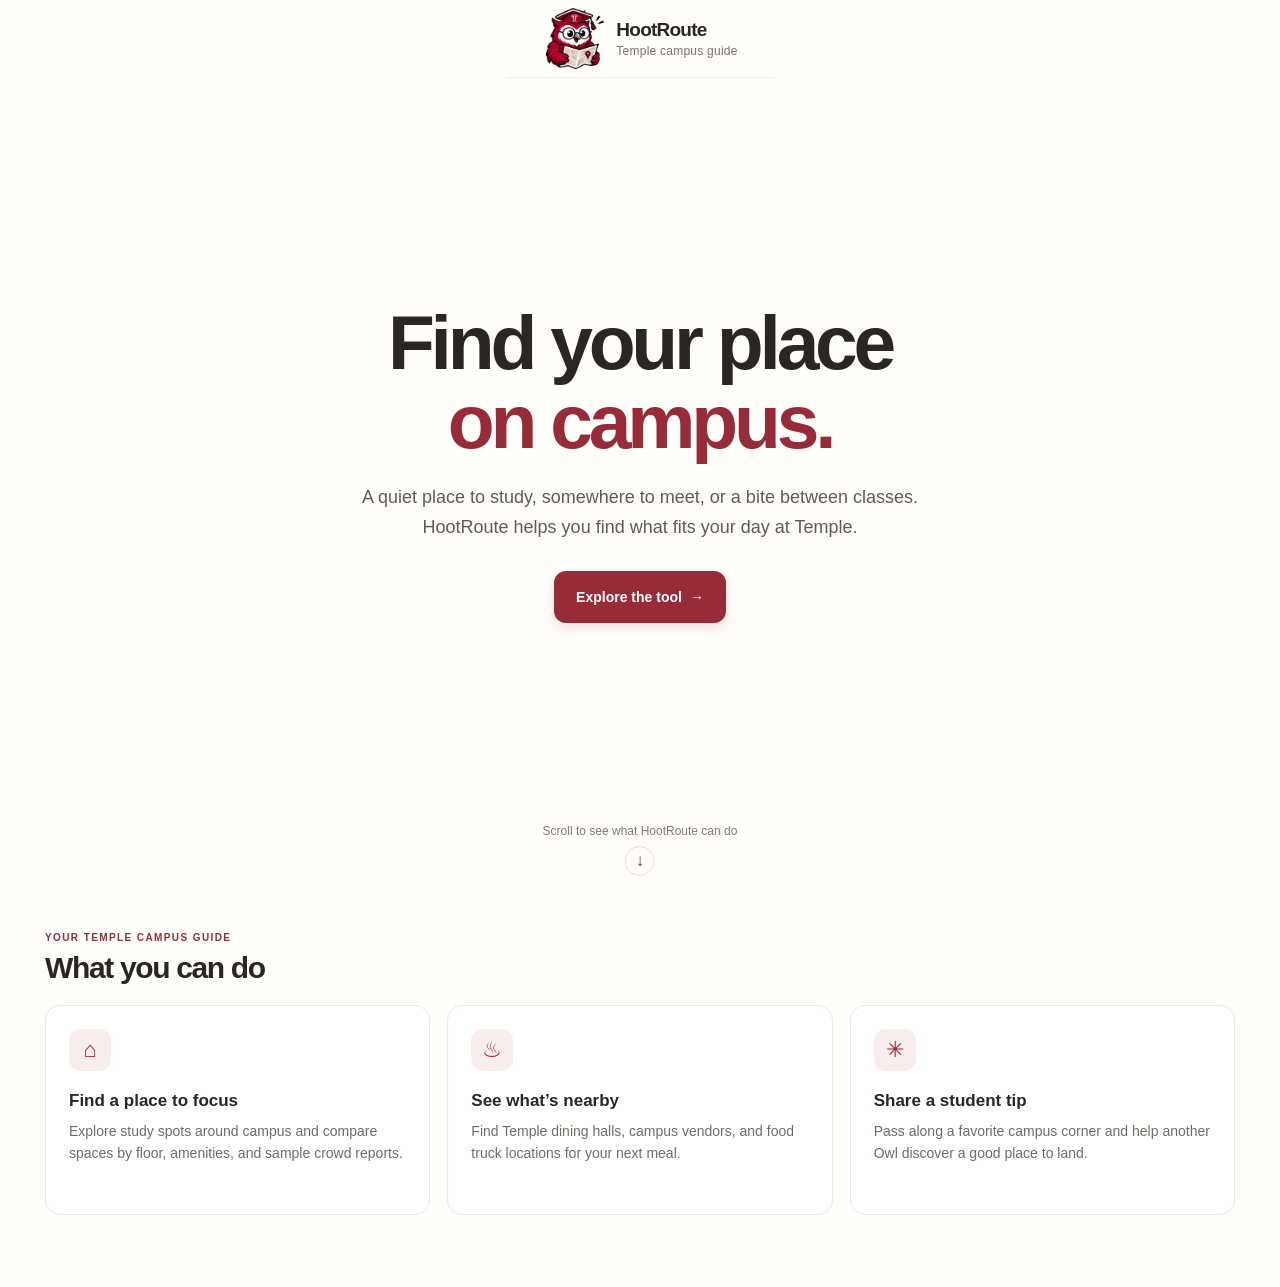
<file: index.html>
<!doctype html>
<html lang="en">
  <head>
    <meta charset="UTF-8" />
    <meta name="viewport" content="width=device-width, initial-scale=1.0" />
    <meta name="theme-color" content="#972c38" />
    <meta name="description" content="Explore study spots, dining, and student recommendations around Temple University with HootRoute." />
    <title>HootRoute — Your Temple campus guide</title>
    <link rel="stylesheet" href="styles.css?v=hootroute-layout" />
  </head>
  <body class="landing-page">
    <header class="site-header landing-header">
      <a class="brand" href="index.html" aria-label="HootRoute home">
        <span class="brand-mark" aria-hidden="true">
          <img src="logo.png" alt="" />
        </span>
        <span class="brand-copy"><strong>HootRoute</strong><small>Temple campus guide</small></span>
      </a>
    </header>

    <main class="landing-shell">
      <section class="landing-hero" aria-labelledby="landing-title">
        <div class="landing-copy">
          <h1 id="landing-title">Find your place<br /><span>on campus.</span></h1>
          <p class="landing-description">A quiet place to study, somewhere to meet, or a bite between classes. HootRoute helps you find what fits your day at Temple.</p>
          <a class="button button-primary landing-cta" href="explore.html">Explore the tool <span aria-hidden="true">→</span></a>
        </div>
        <a class="landing-scroll-cue" href="#what-you-can-do">
          <span>Scroll to see what HootRoute can do</span>
          <span class="landing-scroll-arrow" aria-hidden="true">↓</span>
        </a>
      </section>

      <section class="landing-features" id="what-you-can-do" aria-labelledby="features-title">
        <div class="landing-section-heading">
          <p class="eyebrow">YOUR TEMPLE CAMPUS GUIDE</p>
          <h2 id="features-title">What you can do</h2>
        </div>
        <div class="feature-grid">
          <article class="feature-card">
            <span class="feature-icon" aria-hidden="true">⌂</span>
            <h3>Find a place to focus</h3>
            <p>Explore study spots around campus and compare spaces by floor, amenities, and sample crowd reports.</p>
          </article>
          <article class="feature-card">
            <span class="feature-icon" aria-hidden="true">♨</span>
            <h3>See what’s nearby</h3>
            <p>Find Temple dining halls, campus vendors, and food truck locations for your next meal.</p>
          </article>
          <article class="feature-card">
            <span class="feature-icon" aria-hidden="true">✳</span>
            <h3>Share a student tip</h3>
            <p>Pass along a favorite campus corner and help another Owl discover a good place to land.</p>
          </article>
        </div>
      </section>
    </main>
  </body>
</html>
</file>
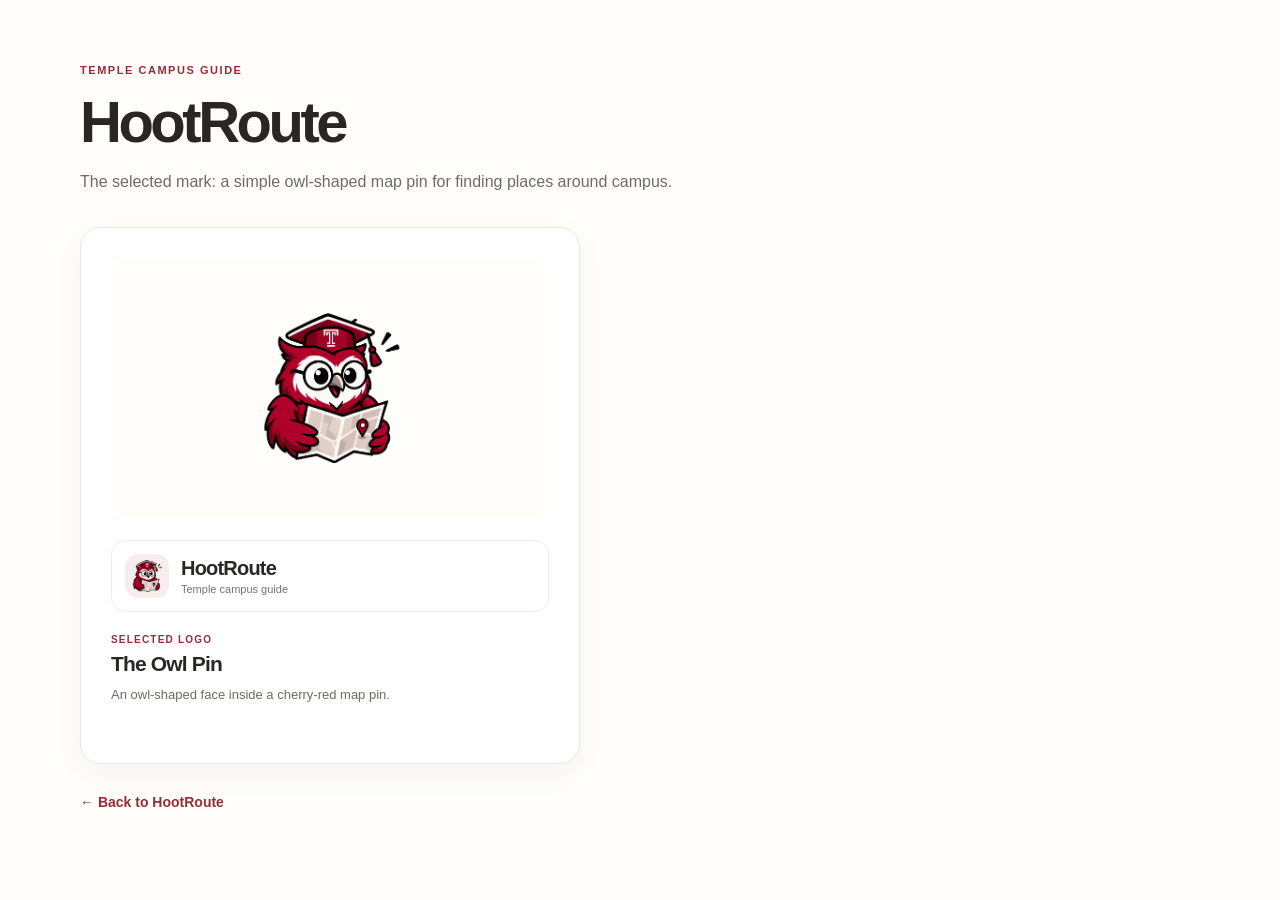
<file: logo-concepts.html>
<!doctype html>
<html lang="en">
  <head>
    <meta charset="UTF-8" />
    <meta name="viewport" content="width=device-width, initial-scale=1.0" />
    <meta name="theme-color" content="#972c38" />
    <title>HootRoute — Logo</title>
    <style>
      :root { color-scheme: light; font-family: "Avenir Next", Avenir, -apple-system, BlinkMacSystemFont, "Segoe UI", sans-serif; color: #292623; background: #fffefa; }
      * { box-sizing: border-box; }
      body { min-width: 320px; margin: 0; }
      main { width: min(1120px, calc(100% - 40px)); margin: 0 auto; padding: 64px 0; }
      a { color: #972c38; }
      .eyebrow { margin: 0 0 12px; color: #972c38; font-size: 11px; font-weight: 800; letter-spacing: .14em; }
      h1 { margin: 0; font-size: clamp(36px, 6vw, 58px); letter-spacing: -.06em; }
      .intro { max-width: 620px; margin: 14px 0 32px; color: #716a63; font-size: 16px; line-height: 1.6; }
      .concepts { max-width: 500px; }
      article { min-width: 0; padding: 30px; border: 1px solid #ece8e4; border-radius: 20px; background: #fff; box-shadow: 0 10px 30px rgba(52, 38, 26, .05); }
      .preview { min-height: 260px; display: grid; place-items: center; margin-bottom: 22px; border-radius: 15px; background: #fffefa; }
      .preview img { width: 150px; height: 150px; }
      .wordmark { display: flex; align-items: center; gap: 12px; padding: 13px; border: 1px solid #f0ece8; border-radius: 14px; }
      .wordmark img { width: 44px; height: 44px; padding: 6px; border-radius: 13px; background: #f8eded; }
      .wordmark strong { font-size: 20px; letter-spacing: -.04em; }
      .wordmark small { display: block; margin-top: 3px; color: #79736e; font-size: 11px; }
      .concept-number { margin: 22px 0 7px; color: #972c38; font-size: 10px; font-weight: 800; letter-spacing: .12em; text-transform: uppercase; }
      h2 { margin: 0; font-size: 21px; letter-spacing: -.04em; }
      article p:last-child { min-height: 48px; margin: 9px 0 0; color: #716a63; font-size: 13px; line-height: 1.55; }
      .back { display: inline-block; margin-top: 30px; font-size: 14px; font-weight: 700; text-decoration: none; }
      @media (max-width: 760px) { main { padding: 38px 0; } .preview { min-height: 190px; } article p:last-child { min-height: 0; } }
    </style>
  </head>
  <body>
    <main>
      <p class="eyebrow">TEMPLE CAMPUS GUIDE</p>
      <h1>HootRoute</h1>
      <p class="intro">The selected mark: a simple owl-shaped map pin for finding places around campus.</p>
      <section class="concepts" aria-label="HootRoute logo">
        <article>
          <div class="preview"><img src="logo.png" alt="Temple owl mascot holding a campus map" /></div>
          <div class="wordmark"><img src="logo.png" alt="" /><div><strong>HootRoute</strong><small>Temple campus guide</small></div></div>
          <p class="concept-number">Selected logo</p>
          <h2>The Owl Pin</h2>
          <p>An owl-shaped face inside a cherry-red map pin.</p>
        </article>
      </section>
      <a class="back" href="index.html">← Back to HootRoute</a>
    </main>
  </body>
</html>
</file>
<file: styles.css>
:root {
  color-scheme: light;
  --temple: #972c38;
  --temple-deep: #76232d;
  --temple-light: #f8e9eb;
  --ink: #292623;
  --muted: #79736e;
  --line: #ece8e4;
  --paper: #fffefa;
  --surface: #fff;
  --soft: #f8f6f3;
  --green: #447457;
  --amber: #b77b25;
  --rose: #ae4d4a;
  --shadow: 0 16px 42px rgba(52, 38, 26, .08);
  font-family: 'Avenir Next', Avenir, -apple-system, BlinkMacSystemFont, 'Segoe UI', sans-serif;
  font-synthesis: none;
  text-rendering: optimizeLegibility;
}

* { box-sizing: border-box; }
html { scroll-behavior: smooth; }
body { margin: 0; background: var(--paper); color: var(--ink); min-width: 320px; }
body.modal-open { overflow: hidden; }
button, input, select, textarea { font: inherit; }
button { color: inherit; }
button:focus-visible, a:focus-visible, input:focus-visible, select:focus-visible, textarea:focus-visible, summary:focus-visible { outline: 3px solid #cf8b8f; outline-offset: 3px; }
.sr-only { position: absolute; width: 1px; height: 1px; padding: 0; margin: -1px; overflow: hidden; clip: rect(0,0,0,0); white-space: nowrap; border: 0; }

.site-header { height: 78px; border-bottom: 1px solid #f0ece8; padding: 0 max(36px, calc((100vw - 1376px) / 2)); display: flex; align-items: center; justify-content: space-between; background: rgba(255,254,250,.92); position: relative; z-index: 5; }
.brand { display: inline-flex; align-items: center; gap: 10px; text-decoration: none; color: var(--ink); }
.brand-mark { display: grid; place-items: center; width: 64px; height: 64px; color: var(--temple); background: transparent; border-radius: 0; overflow: visible; }
.brand-mark img { width: 100%; height: 100%; display: block; object-fit: contain; }
.brand-copy { display: flex; flex-direction: column; line-height: 1.1; }
.brand-copy strong { font: 800 20px/1.2 'Manrope', sans-serif; letter-spacing: -.04em; }
.brand-copy small { margin-top: 4px; font-size: 11px; color: var(--muted); letter-spacing: .02em; }
.header-actions { display: flex; align-items: center; gap: 14px; }
.text-button, .button { border: 0; cursor: pointer; display: inline-flex; align-items: center; justify-content: center; gap: 8px; text-decoration: none; transition: background .15s ease, border .15s ease, transform .15s ease; }
.text-button { background: none; color: #5f5954; font-size: 13px; font-weight: 600; padding: 11px 9px; border-radius: 10px; }
.text-button:hover { color: var(--temple); background: #faf1f1; }
.text-button span { font-size: 20px; line-height: 0; }
.button { min-height: 42px; padding: 0 16px; border-radius: 10px; font-weight: 700; font-size: 12px; }
.button:hover { transform: translateY(-1px); }
.button-primary { color: #fff; background: var(--temple); box-shadow: 0 5px 12px rgba(151,44,56,.15); }
.button-primary:hover { background: var(--temple-deep); }
.button-outline { color: var(--temple); background: #fff; border: 1px solid #e5c8ca; }
.button-outline:hover { background: #fcf4f4; border-color: #cf9ca0; }
.header-submit { min-height: 39px; }

.page-shell { max-width: 1376px; margin: 0 auto; padding: 0 36px; }
.hero { min-height: 226px; display: flex; align-items: center; justify-content: space-between; padding: 35px 0 31px; gap: 32px; }
.hero-copy { max-width: 730px; }
.eyebrow { margin: 0 0 11px; color: var(--temple); font-size: 9px; font-weight: 800; letter-spacing: .14em; }
.eyebrow-dot { display: inline-block; width: 6px; height: 6px; border-radius: 50%; background: var(--temple); vertical-align: 1px; margin-right: 6px; }
h1, h2, h3, p { margin-top: 0; }
h1, h2, h3 { font-family: 'Avenir Next', Avenir, -apple-system, BlinkMacSystemFont, 'Segoe UI', sans-serif; }
h1 { font-size: clamp(35px, 4vw, 50px); line-height: 1.12; letter-spacing: -.055em; margin: 0; font-weight: 800; }
h1 span { color: var(--temple); }
.hero-description { margin: 12px 0 0; max-width: 540px; font-size: 13px; line-height: 1.65; color: #716a64; }
.hero-note { width: 285px; display: flex; gap: 12px; align-items: flex-start; padding: 16px 17px; background: #fbf5ee; border: 1px solid #f4eadc; border-radius: 14px; }
.hero-note-icon { flex: 0 0 31px; height: 31px; display: grid; place-items: center; border-radius: 10px; color: #ad7a36; background: #f5e7cc; font-size: 18px; }
.hero-note span:last-child { display: flex; flex-direction: column; gap: 4px; }
.hero-note strong { font-size: 11px; }
.hero-note small { color: #7d746c; font-size: 10px; line-height: 1.5; }

.demo-banner { min-height: 43px; padding: 0 14px; display: flex; align-items: center; gap: 9px; background: #fbf2e6; color: #776246; border: 1px solid #f3e5d0; border-radius: 9px; font-size: 10px; }
.demo-banner strong { color: #66512f; }
.demo-pulse { width: 7px; height: 7px; background: #c18a42; border-radius: 50%; box-shadow: 0 0 0 3px rgba(193,138,66,.14); }
.banner-time { margin-left: auto; font-size: 9px; color: #988266; white-space: nowrap; }

.workspace { display: grid; grid-template-columns: minmax(0, 1.17fr) minmax(350px, .83fr); align-items: start; gap: 28px; padding-top: 30px; }
.discover-column { min-width: 0; }
.section-heading { display: flex; justify-content: space-between; align-items: end; margin-bottom: 17px; }
.section-heading .eyebrow { margin-bottom: 6px; font-size: 8px; }
.section-heading h2, .map-topline h2 { margin: 0; font-size: 21px; letter-spacing: -.045em; }
.result-count { padding-bottom: 2px; color: #968d86; font-size: 10px; }
.primary-tabs { display: flex; gap: 19px; border-bottom: 1px solid var(--line); }
.primary-tab { position: relative; border: 0; cursor: pointer; padding: 11px 1px 12px; background: transparent; color: #928981; font-weight: 600; font-size: 11px; white-space: nowrap; }
.primary-tab span:first-child { font-size: 15px; margin-right: 4px; }
.primary-tab.is-active { color: var(--temple); }
.primary-tab.is-active::after { content: ''; height: 2px; position: absolute; bottom: -1px; left: 0; right: 0; background: var(--temple); border-radius: 4px 4px 0 0; }
.tab-count { display: inline-grid; place-items: center; min-width: 17px; height: 17px; margin-left: 4px; border-radius: 9px; background: #f5efeb; color: #82786f; font-size: 9px; padding: 0 4px; }
.search-row { display: flex; gap: 9px; margin-top: 17px; }
.search-box { flex: 1; display: flex; align-items: center; gap: 9px; height: 42px; min-width: 0; padding: 0 12px; border: 1px solid #eae5df; border-radius: 10px; background: #fff; color: #8b837b; }
.search-box > span:first-child { font-size: 20px; }
.search-box input { min-width: 0; width: 100%; outline: 0; border: 0; font-size: 11px; color: var(--ink); background: transparent; }
.search-box input::placeholder { color: #aaa39c; }
.search-box:focus-within { border-color: #ce9da0; box-shadow: 0 0 0 3px rgba(151,44,56,.06); }
.share-inline { min-height: 42px; padding: 0 12px; white-space: nowrap; }
.category-tabs { display: flex; gap: 7px; margin: 15px 0 14px; }
.category-chip { min-height: 29px; display: inline-flex; align-items: center; gap: 6px; padding: 0 10px; border: 1px solid #eee9e4; background: #fff; border-radius: 8px; color: #716a63; font-size: 10px; font-weight: 600; cursor: pointer; }
.category-chip:hover { border-color: #dec2c4; }
.category-chip.is-active { color: var(--temple); border-color: #e7c6c8; background: #fbf2f3; }
.category-chip > span:first-child { font-size: 13px; }
.chip-small { color: #9e958c; font-size: 9px; }
.community-intro { margin: 9px 0 12px; padding: 8px 11px; border-radius: 9px; background: #f8f6f3; color: #72685f; font-size: 10px; line-height: 1.4; }
.category-tabs[hidden] { display: none; }

.filter-panel { position: relative; border: 1px solid #eee9e4; border-radius: 12px; background: #fff; }
.filter-panel summary { list-style: none; display: flex; align-items: center; gap: 10px; padding: 12px 13px; cursor: pointer; }
.filter-panel summary::-webkit-details-marker { display: none; }
.filter-summary-icon { display: grid; place-items: center; width: 28px; height: 28px; border-radius: 8px; background: #f8efed; color: var(--temple); font-size: 15px; }
.filter-panel summary > span:nth-child(2) { display: flex; flex-direction: column; gap: 3px; }
.filter-panel summary strong { font-size: 10px; }
.filter-panel summary small { font-size: 9px; color: #989087; }
.filter-chevron { margin-left: auto; color: #9a9087; font-size: 17px; transition: transform .15s ease; }
.filter-panel:not([open]) .filter-chevron { transform: rotate(-90deg); }
.filter-content { position: relative; display: grid; grid-template-columns: 1fr auto; align-items: end; gap: 12px 15px; padding: 0 13px 13px; }
.filter-grid { display: grid; grid-template-columns: repeat(2, minmax(0,1fr)); gap: 12px 13px; }
.filter-control { display: flex; flex-wrap: wrap; align-items: center; justify-content: space-between; gap: 5px 8px; color: #67605a; font-size: 9px; font-weight: 600; }
.filter-control input[type="range"] { flex: 0 0 100%; width: 100%; height: 3px; appearance: none; background: linear-gradient(to right, #c46c72, #eadfd9); border-radius: 3px; outline: 0; margin: 4px 0 1px; }
.filter-control input[type="range"]::-webkit-slider-thumb { appearance: none; width: 12px; height: 12px; border-radius: 50%; background: var(--temple); border: 2px solid #fff; box-shadow: 0 1px 4px #95847a; cursor: pointer; }
.filter-control input[type="range"]::-moz-range-thumb { width: 9px; height: 9px; border-radius: 50%; background: var(--temple); border: 2px solid #fff; box-shadow: 0 1px 4px #95847a; cursor: pointer; }
.filter-control select { width: 100%; height: 30px; padding: 0 8px; border: 1px solid #eee9e4; border-radius: 7px; background: #fff; color: #6e6760; font-size: 9px; }
.amenity-filter-control { display: block; }
.amenity-filter { position: relative; width: 100%; margin-top: 5px; }
.amenity-filter summary { display: flex; align-items: center; justify-content: space-between; min-height: 30px; padding: 0 8px; list-style: none; border: 1px solid #eee9e4; border-radius: 7px; background: #fff; color: #6e6760; font-size: 9px; font-weight: 400; cursor: pointer; }
.amenity-filter summary::-webkit-details-marker { display: none; }
.amenity-filter summary span { color: #8d8379; font-size: 14px; }
.amenity-filter[open] summary { border-color: #d8b1b3; border-radius: 7px 7px 0 0; }
.amenity-filter-options { position: absolute; z-index: 4; top: calc(100% - 1px); left: 0; right: 0; display: grid; gap: 1px; padding: 5px; border: 1px solid #d8b1b3; border-radius: 0 0 8px 8px; background: #fff; box-shadow: 0 8px 18px rgba(52,38,26,.12); }
.amenity-filter-hint { padding: 4px 5px 6px; color: #968b80; font-size: 8px; }
.amenity-filter-options label { display: flex; align-items: center; gap: 7px; min-height: 27px; padding: 0 5px; border-radius: 5px; color: #655d55; font-size: 9px; cursor: pointer; }
.amenity-filter-options label:hover { background: #faf5f3; }
.amenity-filter-options input { accent-color: var(--temple); }
.range-caption { font-size: 8px; color: var(--temple); font-weight: 700; }
.range-ends { flex: 0 0 100%; display: flex; justify-content: space-between; color: #a29a92; font-size: 8px; font-weight: 400; }
.clear-filters { grid-column: 2; grid-row: 1; justify-self: end; border: 0; background: transparent; color: #9a8e84; font-size: 9px; text-decoration: underline; cursor: pointer; padding: 3px 0; }
.clear-filters:hover { color: var(--temple); }
.list-toolbar { margin: 17px 1px 9px; display: flex; justify-content: space-between; align-items: center; }
.list-toolbar p { margin: 0; font-size: 10px; color: #756e66; font-weight: 600; }
.sort-button { display: inline-flex; gap: 6px; align-items: center; border: 0; background: none; color: #837a70; font-size: 9px; cursor: pointer; padding: 4px 0; }
.sort-button:first-letter { color: var(--temple); }
.spot-list { display: grid; gap: 9px; }
.spot-card { display: grid; grid-template-columns: 4px minmax(0,1fr); overflow: hidden; min-height: 142px; border: 1px solid #eee9e4; border-radius: 12px; background: #fff; transition: border .15s ease, box-shadow .15s ease, transform .15s ease; cursor: pointer; }
.spot-card:hover { border-color: #dec3c4; box-shadow: 0 6px 20px rgba(70,46,38,.05); transform: translateY(-1px); }
.spot-card.is-selected { border-color: #d8b0b2; box-shadow: 0 0 0 2px rgba(151,44,56,.06); }
.spot-accent { height: 100%; background: #d6d1c9; }
.spot-accent.status-quiet { background: #6b987a; }
.spot-accent.status-some { background: #d0a156; }
.spot-accent.status-busy { background: #c36b65; }
.spot-content { padding: 12px 13px 11px; min-width: 0; }
.spot-topline { display: flex; align-items: flex-start; justify-content: space-between; gap: 10px; }
.spot-title-wrap { min-width: 0; }
.spot-overline { display: flex; align-items: center; gap: 5px; margin-bottom: 5px; color: #9a9087; font-size: 8px; }
.spot-overline .spot-type { color: var(--temple); font-weight: 700; }
.spot-title { margin: 0; font-size: 13px; line-height: 1.25; letter-spacing: -.025em; font-weight: 700; }
.spot-title-button { display: block; padding: 0; border: 0; background: transparent; color: inherit; text-align: left; cursor: pointer; }
.spot-title-button:hover { color: var(--temple); }
.spot-building { margin: 4px 0 0; color: #91877e; font-size: 9px; }
.freshness { flex: none; color: #8a8178; font-size: 8px; white-space: nowrap; padding-top: 2px; }
.freshness.is-stale { color: #a36b33; }
.freshness.is-unknown { color: #aaa29a; }
.typical-crowd { display: flex; align-items: center; flex-wrap: wrap; gap: 7px; margin-top: 10px; }
.live-crowd { display: flex; align-items: center; flex-wrap: wrap; gap: 7px; margin-top: 6px; color: #82796f; font-size: 8px; }
.live-crowd-title { color: #71685f; font-size: 9px; font-weight: 700; }
.live-crowd strong { font-size: 9px; }
.live-crowd-quiet { color: #477252; }
.live-crowd-some { color: #946828; }
.live-crowd-busy { color: #a45149; }
.form-error { color: #972c38; font-size: 12px; line-height: 1.5; }
.food-truck-details { display: grid; gap: 5px; margin-top: 12px; color: #71685f; font-size: 11px; line-height: 1.45; }
.food-truck-details p { margin: 0; }
.food-truck-details strong { color: #493e35; }
.food-truck-details a, .food-truck-popup a { color: var(--temple); font-weight: 700; text-decoration: none; }
.food-truck-details a:hover, .food-truck-popup a:hover { text-decoration: underline; }
.food-truck-popup { max-width: 250px; line-height: 1.45; }
.food-truck-popup > strong { display: block; margin-bottom: 7px; font-size: 14px; }
.food-truck-popup p { margin: 5px 0; font-size: 12px; }
.food-truck-popup a { display: inline-block; margin-top: 5px; font-size: 12px; }
.typical-crowd-title { color: #71685f; font-size: 9px; font-weight: 700; }
.typical-crowd strong { color: #477252; font-size: 9px; }
.typical-crowd .crowd-level-some + strong { color: #946828; }
.typical-crowd .crowd-level-busy + strong { color: #a45149; }
.typical-crowd .crowd-level-unknown + strong { color: #82796f; }
.crowd-meter { display: inline-flex; align-items: end; gap: 2px; height: 12px; }
.crowd-meter i { display: block; width: 4px; height: 5px; border-radius: 2px; background: #e5e0da; }
.crowd-meter i:nth-child(2) { height: 8px; }
.crowd-meter i:nth-child(3) { height: 11px; }
.crowd-level-quiet i:nth-child(-n+1), .crowd-level-some i:nth-child(-n+2), .crowd-level-busy i { background: currentColor; }
.crowd-level-quiet { color: #5e8a6c; }
.crowd-level-some { color: #b1853e; }
.crowd-level-busy { color: #b55d56; }
.crowd-level-unknown { color: #bcb4aa; }
.report-count { color: #9b928a; font-size: 8px; white-space: nowrap; margin-left: auto; }
.floor-row { display: flex; align-items: center; gap: 6px; margin-top: 9px; }
.floor-row label { font-size: 8px; color: #8a8178; }
.floor-select { max-width: 180px; height: 25px; padding: 0 6px; border: 1px solid #eee8e2; background: #fff; border-radius: 6px; color: #615a53; font-size: 9px; }
.floor-select:disabled { color: #786f65; background: #faf8f5; }
.spot-tags { display: flex; flex-wrap: wrap; align-items: center; gap: 5px; margin-top: 8px; }
.spot-tag { padding: 3px 6px; border-radius: 5px; background: #f7f5f2; color: #81786e; font-size: 8px; }
.spot-tag.community-tag { color: #785ba0; background: #f3eef9; }
.spot-tag.more-tag { background: transparent; padding-left: 1px; }
.spot-actions { margin-top: 9px; display: flex; justify-content: space-between; align-items: center; }
.spot-subline { max-width: 72%; overflow: hidden; text-overflow: ellipsis; white-space: nowrap; color: #a0978e; font-size: 8px; }
.report-button { border: 0; background: transparent; color: var(--temple); font-size: 9px; font-weight: 700; cursor: pointer; padding: 2px 0 2px 8px; white-space: nowrap; }
.report-button:hover { color: var(--temple-deep); text-decoration: underline; }
.report-button:disabled { cursor: default; color: #958d84; text-decoration: none; }
.suggestion-badge { color: #76569b; background: #f3eef9; }
.empty-state { padding: 35px 20px; text-align: center; background: #fff; border: 1px dashed #e5ddd5; border-radius: 12px; color: #80766d; }
.empty-state > span { font-size: 24px; color: #a89a8e; }
.empty-state h3 { margin: 8px 0 5px; color: var(--ink); font-size: 14px; }
.empty-state p { margin: 0 0 13px; font-size: 10px; }
.data-footnote { display: flex; gap: 6px; margin: 12px 2px 0; color: #999087; font-size: 8px; line-height: 1.5; }

.map-column { position: sticky; top: 17px; min-width: 0; }
.map-card { overflow: hidden; border: 1px solid #ede8e2; border-radius: 15px; background: #fff; box-shadow: 0 7px 23px rgba(55,40,28,.04); }
.map-topline { display: flex; justify-content: space-between; align-items: center; padding: 16px 17px 12px; }
.map-topline .eyebrow { margin-bottom: 4px; font-size: 8px; }
.map-topline h2 { font-size: 15px; }
.map-canvas { position: relative; min-height: 335px; overflow: hidden; background: #eef0e8; isolation: isolate; }
.site-footer { margin-top: 32px; padding: 17px 0 22px; display: flex; justify-content: space-between; border-top: 1px solid #efebe7; color: #9b928a; font-size: 8px; }
.site-footer span:last-child span { color: var(--temple); }

.modal-backdrop { position: fixed; inset: 0; z-index: 20; display: grid; place-items: center; padding: 20px; background: rgba(39,31,28,.43); backdrop-filter: blur(4px); }
.modal-backdrop[hidden], .toast[hidden] { display: none; }
.modal { position: relative; width: min(100%, 460px); max-height: min(90vh, 760px); overflow: auto; padding: 28px; border-radius: 18px; background: #fffefa; box-shadow: 0 24px 70px rgba(30,20,14,.22); animation: modal-in .17s ease-out; }
@keyframes modal-in { from { opacity: 0; transform: translateY(7px) scale(.99); } to { opacity: 1; transform: translateY(0) scale(1); } }
.modal-close { position: absolute; top: 15px; right: 15px; width: 30px; height: 30px; display: grid; place-items: center; border: 0; border-radius: 50%; background: #f6f2ed; color: #716960; cursor: pointer; font-size: 19px; }
.modal-close:hover { background: #eee7e0; }
.modal h2 { max-width: 350px; margin: 0 0 7px; font-size: 24px; line-height: 1.2; letter-spacing: -.05em; }
.modal .eyebrow { margin-bottom: 13px; }
.modal-description { margin: 0 0 17px; color: #81786f; font-size: 11px; line-height: 1.5; }
.modal-spot { margin: 0 0 16px; padding: 10px 11px; border-radius: 8px; background: #f7f3ef; color: #514940; font-size: 11px; font-weight: 700; }
.rating-field, .amenity-field { min-width: 0; padding: 0; margin: 0 0 17px; border: 0; }
.rating-field legend, .amenity-field legend { margin-bottom: 9px; color: #413b36; font-size: 11px; font-weight: 700; }
.rating-options { display: grid; grid-template-columns: repeat(5, 1fr); gap: 6px; }
.rating-choice input { position: absolute; opacity: 0; pointer-events: none; }
.rating-choice span { display: grid; place-items: center; min-height: 42px; border: 1px solid #eae4de; border-radius: 9px; background: #fff; color: #6b625b; font-weight: 700; font-size: 13px; cursor: pointer; transition: .15s ease; }
.rating-choice small { display: block; margin-top: -7px; text-align: center; color: #988e84; font-size: 7px; font-weight: 500; }
.rating-choice input:checked + span { color: var(--temple); border-color: #d3a1a4; background: #fbf2f2; box-shadow: 0 0 0 2px rgba(151,44,56,.05); }
.rating-choice input:focus-visible + span { outline: 3px solid #cf8b8f; outline-offset: 2px; }
.rating-help { display: flex; justify-content: space-between; margin-top: 6px; color: #a1988f; font-size: 8px; }
.optional-note, .form-field { display: flex; flex-direction: column; gap: 6px; margin-bottom: 14px; color: #453f39; font-size: 10px; font-weight: 700; }
.optional-note > span, .optional-label { color: #a0978f; font-size: 8px; font-weight: 400; }
.optional-note input, .form-field input, .form-field textarea { width: 100%; padding: 10px 11px; border: 1px solid #e9e3dc; border-radius: 8px; background: #fff; color: var(--ink); font-size: 10px; resize: vertical; }
.optional-note input::placeholder, .form-field input::placeholder, .form-field textarea::placeholder { color: #aaa29a; }
.cooldown-note { margin: 12px 0; color: #8e847b; font-size: 8px; line-height: 1.5; }
.modal-submit { width: 100%; min-height: 44px; justify-content: space-between; padding: 0 14px; }
.modal-submit span { font-size: 16px; }
.form-field { position: relative; }
.form-field .optional-label { position: absolute; top: 0; right: 0; }
.amenity-field legend .optional-label { margin-left: 4px; }
.amenity-options { display: flex; flex-wrap: wrap; gap: 6px; }
.amenity-options label { cursor: pointer; }
.amenity-options input { position: absolute; opacity: 0; }
.amenity-options span { display: inline-flex; min-height: 28px; align-items: center; padding: 0 9px; border: 1px solid #eae4de; border-radius: 7px; background: #fff; color: #776e65; font-size: 9px; }
.amenity-options input:checked + span { border-color: #d5a5a6; background: #fbf2f2; color: var(--temple); }
.amenity-options input:focus-visible + span { outline: 3px solid #cf8b8f; outline-offset: 2px; }
.toast { position: fixed; z-index: 30; bottom: 22px; left: 50%; transform: translateX(-50%); max-width: calc(100% - 28px); padding: 12px 17px; border-radius: 10px; background: #2d2a27; color: #fff; box-shadow: 0 8px 25px rgba(30,20,14,.2); font-size: 10px; text-align: center; animation: modal-in .18s ease-out; }

@media (min-width: 1500px) { .workspace { grid-template-columns: minmax(0, 1.12fr) minmax(390px, .88fr); } }
@media (max-width: 980px) {
  .site-header { padding: 0 24px; }
  .page-shell { padding: 0 24px; }
  .workspace { grid-template-columns: minmax(0, 1fr) minmax(310px, .84fr); gap: 18px; }
  .hero-note { width: 250px; }
  .map-canvas { min-height: 305px; }
  .filter-content { grid-template-columns: 1fr; }
  .clear-filters { grid-column: 1; grid-row: auto; }
}
@media (max-width: 720px) {
  .site-header { height: 65px; padding: 0 17px; }
  .brand-mark { width: 37px; height: 37px; border-radius: 12px; }
  .brand-mark img { width: 30px; height: 30px; }
  .brand-copy strong { font-size: 15px; }
  .brand-copy small { font-size: 9px; }
  .header-actions { gap: 4px; }
  .text-button { width: 37px; height: 37px; padding: 0; overflow: hidden; white-space: nowrap; font-size: 0; gap: 0; justify-content: center; }
  .text-button span { font-size: 21px; }
  .header-submit { display: none; }
  .page-shell { padding: 0 16px; }
  .hero { display: block; min-height: 0; padding: 29px 0 23px; }
  .hero .eyebrow { font-size: 8px; }
  h1 { font-size: clamp(34px, 9vw, 45px); }
  .hero-description { max-width: 430px; margin-top: 10px; font-size: 11px; }
  .hero-note { display: none; }
  .demo-banner { min-height: 42px; padding: 7px 10px; gap: 8px; font-size: 9px; line-height: 1.4; }
  .banner-time { display: none; }
  .workspace { display: block; padding-top: 22px; }
  .section-heading { margin-bottom: 12px; }
  .section-heading h2 { font-size: 19px; }
  .section-heading .eyebrow { font-size: 7px; }
  .primary-tabs { gap: 15px; overflow-x: auto; scrollbar-width: none; }
  .primary-tabs::-webkit-scrollbar { display: none; }
  .primary-tab { padding-top: 10px; font-size: 10px; }
  .search-row { gap: 7px; margin-top: 12px; }
  .search-box { height: 40px; padding: 0 10px; }
  .search-box input { font-size: 10px; }
  .category-tabs { gap: 6px; margin: 12px 0; }
  .category-chip { padding: 0 8px; font-size: 9px; }
  .filter-panel summary { padding: 10px; }
  .filter-content { padding: 0 10px 10px; }
  .filter-grid { gap: 11px 10px; }
  .filter-control { font-size: 8px; }
  .spot-card { min-height: 139px; }
  .spot-content { padding: 11px 11px 10px; }
  .spot-title { font-size: 12px; }
  .map-canvas { min-height: min(55vh, 410px); }
  .site-footer { margin-top: 22px; margin-bottom: 54px; flex-direction: column; gap: 6px; font-size: 8px; }
  .modal-backdrop { padding: 12px; }
  .modal { padding: 25px 19px 20px; border-radius: 16px; max-height: 92vh; }
  .modal h2 { font-size: 22px; }
}

/* Welcome page */
.landing-page { min-height: 100vh; min-height: 100svh; display: flex; flex-direction: column; background: #fffefa; }
.landing-header { max-width: 1448px; margin: 0 auto; }
.landing-shell { width: min(100% - 72px, 1190px); flex: 1; margin: 0 auto; }
.landing-hero { position: relative; min-height: calc(100vh - 78px); min-height: calc(100svh - 78px); display: grid; place-items: center; padding: 48px 0 100px; text-align: center; }
.landing-copy { max-width: 760px; margin: 0 auto; }
.landing-copy h1 { font-size: clamp(52px, 6vw, 78px); line-height: 1.02; }
.landing-copy h1 span { color: var(--temple); }
.landing-description { max-width: 630px; margin: 23px auto 28px; color: #625b55; font-size: 18px; line-height: 1.65; }
.landing-cta { min-height: 52px; padding: 0 22px; border-radius: 12px; font-size: 15px; }
.landing-scroll-cue { position: absolute; bottom: 24px; left: 50%; display: flex; flex-direction: column; align-items: center; gap: 8px; transform: translateX(-50%); color: #827a73; font-size: 12px; text-decoration: none; white-space: nowrap; }
.landing-scroll-cue:hover { color: var(--temple); }
.landing-scroll-arrow { display: grid; place-items: center; width: 30px; height: 30px; border: 1px solid #e8ded8; border-radius: 50%; color: var(--temple); font-size: 17px; }
.landing-features { padding: 32px 0 72px; scroll-margin-top: 24px; }
.landing-section-heading { margin-bottom: 20px; }
.landing-section-heading .eyebrow { margin-bottom: 8px; font-size: 10px; }
.landing-section-heading h2 { margin: 0; font-size: 30px; letter-spacing: -.045em; }
.feature-grid { display: grid; grid-template-columns: repeat(3, 1fr); gap: 17px; }
.feature-card { min-height: 210px; padding: 23px; border: 1px solid var(--line); border-radius: 15px; background: #fff; }
.feature-icon { display: grid; place-items: center; width: 42px; height: 42px; margin-bottom: 20px; border-radius: 12px; background: #f8eded; color: var(--temple); font-size: 22px; }
.feature-card h3 { margin: 0 0 9px; font-size: 17px; }
.feature-card p { margin: 0; color: #726b64; font-size: 14px; line-height: 1.6; }
@media (max-width: 800px) {
  .landing-header { padding: 0 22px; }
  .landing-shell { width: min(100% - 44px, 600px); }
  .landing-hero { padding: 40px 0 100px; }
  .landing-copy h1 { font-size: clamp(48px, 11vw, 68px); }
  .landing-description { font-size: 16px; }
  .landing-features { padding: 24px 0 48px; }
  .feature-grid { grid-template-columns: 1fr; gap: 11px; }
  .feature-card { min-height: auto; padding: 19px; }
  .feature-icon { margin-bottom: 14px; }
}
@media (max-width: 380px) {
  .site-header { padding: 0 12px; }
  .page-shell { padding: 0 12px; }
  .primary-tabs { gap: 12px; }
  .share-inline { gap: 4px; padding: 0 8px; }
  .filter-grid { grid-template-columns: 1fr; }
  .typical-crowd { gap: 6px; }
  .live-crowd { gap: 6px; }
  .report-count { margin-left: 0; }
}
@media (prefers-reduced-motion: reduce) {
  *, *::before, *::after { scroll-behavior: auto !important; animation-duration: .01ms !important; animation-iteration-count: 1 !important; transition-duration: .01ms !important; }
}

/* Clearer campus map and dining directory. */
.map-canvas { min-height: 390px; background: #f2f2f0; }
.map-canvas::before { display: none; }
.map-attribution { margin: 0; padding: 9px 15px; border-bottom: 1px solid var(--line); color: var(--muted); font-size: 12px; }
.map-attribution a, .directory-source { color: var(--temple); font-weight: 600; }
.hero-note { display: none; }
.hero { min-height: 190px; }
.map-topline h2 { font-size: 18px; }
.map-topline .eyebrow, .section-heading .eyebrow { font-size: 10px; }
.primary-tab, .filter-panel summary strong, .filter-control, .category-chip { font-size: 12px; }
.filter-panel summary small, .search-box input, .demo-banner { font-size: 12px; }
.spot-type, .spot-building, .freshness, .report-count, .floor-row label, .floor-select, .spot-tag, .spot-subline, .report-button { font-size: 11px; }
.spot-title { font-size: 16px; }
.spot-card { min-height: auto; }
.spot-content { padding: 16px; }
.spot-accent { width: 4px; }
.data-footnote { font-size: 11px; }
.map-attribution a:hover { text-decoration: underline; }
#campus-map { width: 100%; height: 390px; background: #f2f2f0; }
.campus-map-icon { border: 0; background: transparent; }
.campus-map-pin { display: grid; place-items: center; width: 34px; height: 34px; border: 3px solid #fff; border-radius: 50% 50% 50% 8px; transform: rotate(-45deg); background: var(--temple); box-shadow: 0 3px 9px rgba(47,40,35,.3); color: #fff; font-size: 15px; font-weight: 800; }
.campus-map-pin > svg { width: 16px; height: 16px; transform: rotate(45deg); fill: none; stroke: currentColor; stroke-width: 1.8; stroke-linecap: round; stroke-linejoin: round; }
.campus-map-pin.pin-food { background: #bc8638; }
.campus-map-pin.pin-recreation { background: #62816a; }
.campus-map-pin.has-count { width: 38px; height: 38px; border-radius: 50%; transform: none; font-size: 13px; }
.marker-count { transform: none; }
.campus-map-pin.is-selected { outline: 3px solid rgba(151,44,56,.25); outline-offset: 2px; }
.map-popup-list { display: grid; gap: 3px; max-height: 170px; overflow: auto; padding: 7px 0 0 18px; margin: 0; }
.map-popup-spot { display: grid; gap: 2px; padding: 4px 0; border: 0; background: none; color: var(--temple); font: inherit; text-align: left; cursor: pointer; }
.map-popup-spot strong { font-weight: 700; }
.map-popup-spot small { max-width: 250px; color: #70685f; font-size: 11px; line-height: 1.35; }
.map-popup-spot:hover { text-decoration: underline; }
@media (max-width: 980px) {
  .map-canvas { min-height: 305px; }
  #campus-map { height: 305px; }
}
@media (max-width: 720px) {
  .map-canvas { min-height: min(55vh, 410px); }
  #campus-map { height: min(55vh, 410px); }
}

.tool-view-tabs { display: flex; gap: 8px; margin: 0 0 20px; padding: 5px; border: 1px solid var(--line); border-radius: 14px; background: #f8f6f3; }
.tool-view-tab { flex: 1; min-height: 44px; display: inline-flex; align-items: center; justify-content: center; gap: 8px; border: 0; border-radius: 10px; background: transparent; color: #716a63; font-size: 13px; font-weight: 700; cursor: pointer; }
.tool-view-tab:hover { color: var(--temple); }
.tool-view-tab.is-active { background: #fff; color: var(--temple); box-shadow: 0 2px 8px rgba(52,38,26,.08); }
.tool-view-tab span { font-size: 17px; }
.workspace { display: block; padding-top: 0; }
.discover-column, .map-column { min-width: 0; }
.discover-column[hidden], .map-column[hidden] { display: none; }
.discover-column { padding: 23px; border: 1px solid var(--line); border-radius: 18px; background: #fff; box-shadow: 0 7px 23px rgba(55,40,28,.04); }
.section-heading { align-items: center; margin-bottom: 20px; }
.section-heading h1 { margin: 0; font-size: clamp(24px, 3vw, 32px); line-height: 1.15; letter-spacing: -.045em; }
.section-heading .eyebrow { margin-bottom: 7px; }
.result-count { padding: 8px 11px; border-radius: 20px; background: #f7f4f1; color: #70685f; font-size: 12px; }
.primary-tabs { gap: 22px; }
.primary-tab { padding: 13px 3px; font-size: 13px; }
.search-row { margin-top: 18px; }
.search-box { height: 48px; border-radius: 12px; }
.search-box input { font-size: 13px; }
.category-tabs { flex-wrap: wrap; margin: 15px 0; }
.category-chip { min-height: 36px; border-radius: 20px; font-size: 12px; padding: 0 13px; }
.filter-panel { border-radius: 14px; }
.filter-panel summary { padding: 14px; }
.filter-panel summary strong, .filter-panel summary small { font-size: 12px; }
.filter-grid { gap: 16px; }
.filter-control { font-size: 11px; }
.filter-control select { height: 36px; border-radius: 9px; font-size: 11px; }
.amenity-filter summary { min-height: 36px; border-radius: 9px; font-size: 11px; }
.amenity-filter-options label { min-height: 33px; font-size: 11px; }
.clear-filters { font-size: 11px; }
.list-toolbar { margin-top: 20px; }
.list-toolbar p, .sort-button { font-size: 12px; }
.spot-list { gap: 12px; }
.spot-card { min-height: 0; border-radius: 15px; }
.spot-content { padding: 16px; }
.spot-overline, .spot-type, .spot-building, .freshness, .report-count, .floor-row label, .floor-select, .spot-tag, .spot-subline, .report-button { font-size: 11px; }
.spot-title { font-size: 16px; }
.typical-crowd { margin-top: 12px; }
.spot-tag { padding: 5px 8px; border-radius: 7px; }
.spot-actions { margin-top: 12px; }
.spot-subline { max-width: 68%; }
.empty-state { border-radius: 15px; }
.data-footnote { margin-top: 16px; font-size: 11px; }
.map-column { display: block; position: static; width: 100%; }
.map-card { border-radius: 18px; }
.map-topline { padding: 20px 22px 14px; }
.map-topline .eyebrow { margin-bottom: 6px; font-size: 10px; }
.map-topline h2 { font-size: 23px; }
.map-filter-panel { display: flex; align-items: flex-start; gap: 16px; padding: 0 22px 18px; }
.map-filter-title { flex: none; padding-top: 9px; color: #716a63; font-size: 12px; font-weight: 700; }
.map-filter-options { display: flex; flex-wrap: wrap; gap: 8px; }
.map-filter-options label { min-height: 35px; display: inline-flex; align-items: center; gap: 7px; padding: 0 11px; border: 1px solid #e8e2dc; border-radius: 20px; background: #fff; color: #625b55; font-size: 11px; cursor: pointer; transition: background .15s ease, border .15s ease, color .15s ease; }
.map-filter-options label:has(input:checked) { border-color: #dfbfc1; background: #fbf2f3; color: var(--temple); }
.map-filter-options input { width: 14px; height: 14px; margin: 0; accent-color: var(--temple); }
.map-filter-icon { display: inline-grid; place-items: center; width: 21px; height: 21px; border-radius: 50%; background: var(--temple); color: #fff; }
.map-filter-icon svg { width: 14px; height: 14px; fill: none; stroke: currentColor; stroke-width: 1.8; stroke-linecap: round; stroke-linejoin: round; }
.map-number-hint { margin: 0; padding: 9px 20px 0; color: #756d65; font-size: 10px; line-height: 1.4; }
.map-canvas { height: clamp(440px, 68vh, 760px); min-height: 440px; }
#campus-map { height: 100%; min-height: inherit; }
.map-attribution { padding: 12px 20px; font-size: 11px; }
.campus-map-pin, .campus-map-pin.pin-food, .campus-map-pin.pin-recreation, .campus-map-pin.pin-academic, .campus-map-pin.pin-dining, .campus-map-pin.pin-food-trucks, .campus-map-pin.pin-community { background: var(--temple); }
.map-popup-list { max-height: 240px; }
.map-popup-spot { font-size: 13px; }
.site-footer { margin-top: 24px; font-size: 10px; }
@media (min-width: 981px) {
  .brand-copy strong { font-size: 19px; }
  .brand-copy small { font-size: 12px; }
  .text-button { font-size: 14px; }
  .button { font-size: 14px; }
  .tool-view-tab { min-height: 52px; font-size: 16px; }
  .tool-view-tab span { font-size: 20px; }
  .discover-column { padding: 26px; }
  .section-heading h1 { font-size: clamp(30px, 2.5vw, 36px); }
  .section-heading .eyebrow, .map-topline .eyebrow { font-size: 12px; }
  .section-heading { margin-bottom: 22px; }
  .result-count { font-size: 13px; }
  .primary-tabs { gap: 24px; }
  .primary-tab { font-size: 14px; }
  .search-row { margin-top: 20px; }
  .search-box { height: 50px; }
  .search-box input { font-size: 14px; }
  .share-inline { min-height: 50px; }
  .category-tabs { gap: 8px; margin: 16px 0; }
  .category-chip { min-height: 38px; padding: 0 14px; font-size: 13px; }
  .category-chip > span:first-child { font-size: 16px; }
  .chip-small { font-size: 11px; }
  .community-intro { padding: 10px 13px; font-size: 12px; }
  .filter-panel summary { padding: 15px; }
  .filter-summary-icon { width: 32px; height: 32px; font-size: 17px; }
  .filter-panel summary strong, .filter-panel summary small { font-size: 13px; }
  .filter-grid { gap: 16px; }
  .filter-control, .filter-control select, .amenity-filter summary,
  .amenity-filter-options label, .clear-filters { font-size: 12px; }
  .filter-control select, .amenity-filter summary { min-height: 39px; }
  .amenity-filter-options label { min-height: 36px; }
  .list-toolbar { margin-top: 22px; }
  .list-toolbar p, .sort-button { font-size: 13px; }
  .spot-list { gap: 13px; }
  .spot-card { border-radius: 17px; }
  .spot-content { padding: 18px; }
  .spot-overline, .spot-type, .spot-building, .freshness, .report-count,
  .floor-row label, .floor-select, .spot-tag, .spot-subline, .report-button { font-size: 12px; }
  .spot-title { font-size: 17px; }
  .typical-crowd { gap: 8px; margin-top: 13px; }
  .typical-crowd-title, .typical-crowd strong { font-size: 11px; }
  .spot-tag { padding: 5px 9px; }
  .spot-actions { margin-top: 13px; }
  .food-truck-details { font-size: 12px; }
  .data-footnote { font-size: 13px; }
  .map-topline h2 { font-size: 27px; }
  .map-filter-title { font-size: 14px; }
  .map-filter-options label { min-height: 38px; font-size: 12px; }
  .map-number-hint, .map-attribution { font-size: 12px; }
}
@media (max-width: 720px) {
  .tool-view-tabs { margin-bottom: 14px; }
  .tool-view-tab { min-height: 42px; font-size: 11px; }
  .discover-column { padding: 16px 13px; border-radius: 15px; }
  .section-heading { gap: 10px; }
  .section-heading h1 { font-size: 23px; }
  .primary-tabs { gap: 16px; }
  .primary-tab { font-size: 11px; }
  .category-chip { font-size: 10px; }
  .map-topline { padding: 16px 15px 12px; }
  .map-topline h2 { font-size: 20px; }
  .map-filter-panel { display: block; padding: 0 15px 14px; }
  .map-filter-title { display: block; margin-bottom: 9px; padding: 0; }
  .map-filter-options { gap: 6px; }
  .map-filter-options label { min-height: 33px; padding: 0 9px; font-size: 10px; }
  .map-filter-icon { width: 18px; height: 18px; }
  .map-filter-icon svg { width: 12px; height: 12px; }
  .map-number-hint { padding: 8px 14px 0; font-size: 10px; }
  .map-canvas { height: 65vh; min-height: 360px; }
  .map-attribution { padding: 10px 14px; font-size: 10px; }
  .site-footer { margin-bottom: 22px; }
}
</file>
